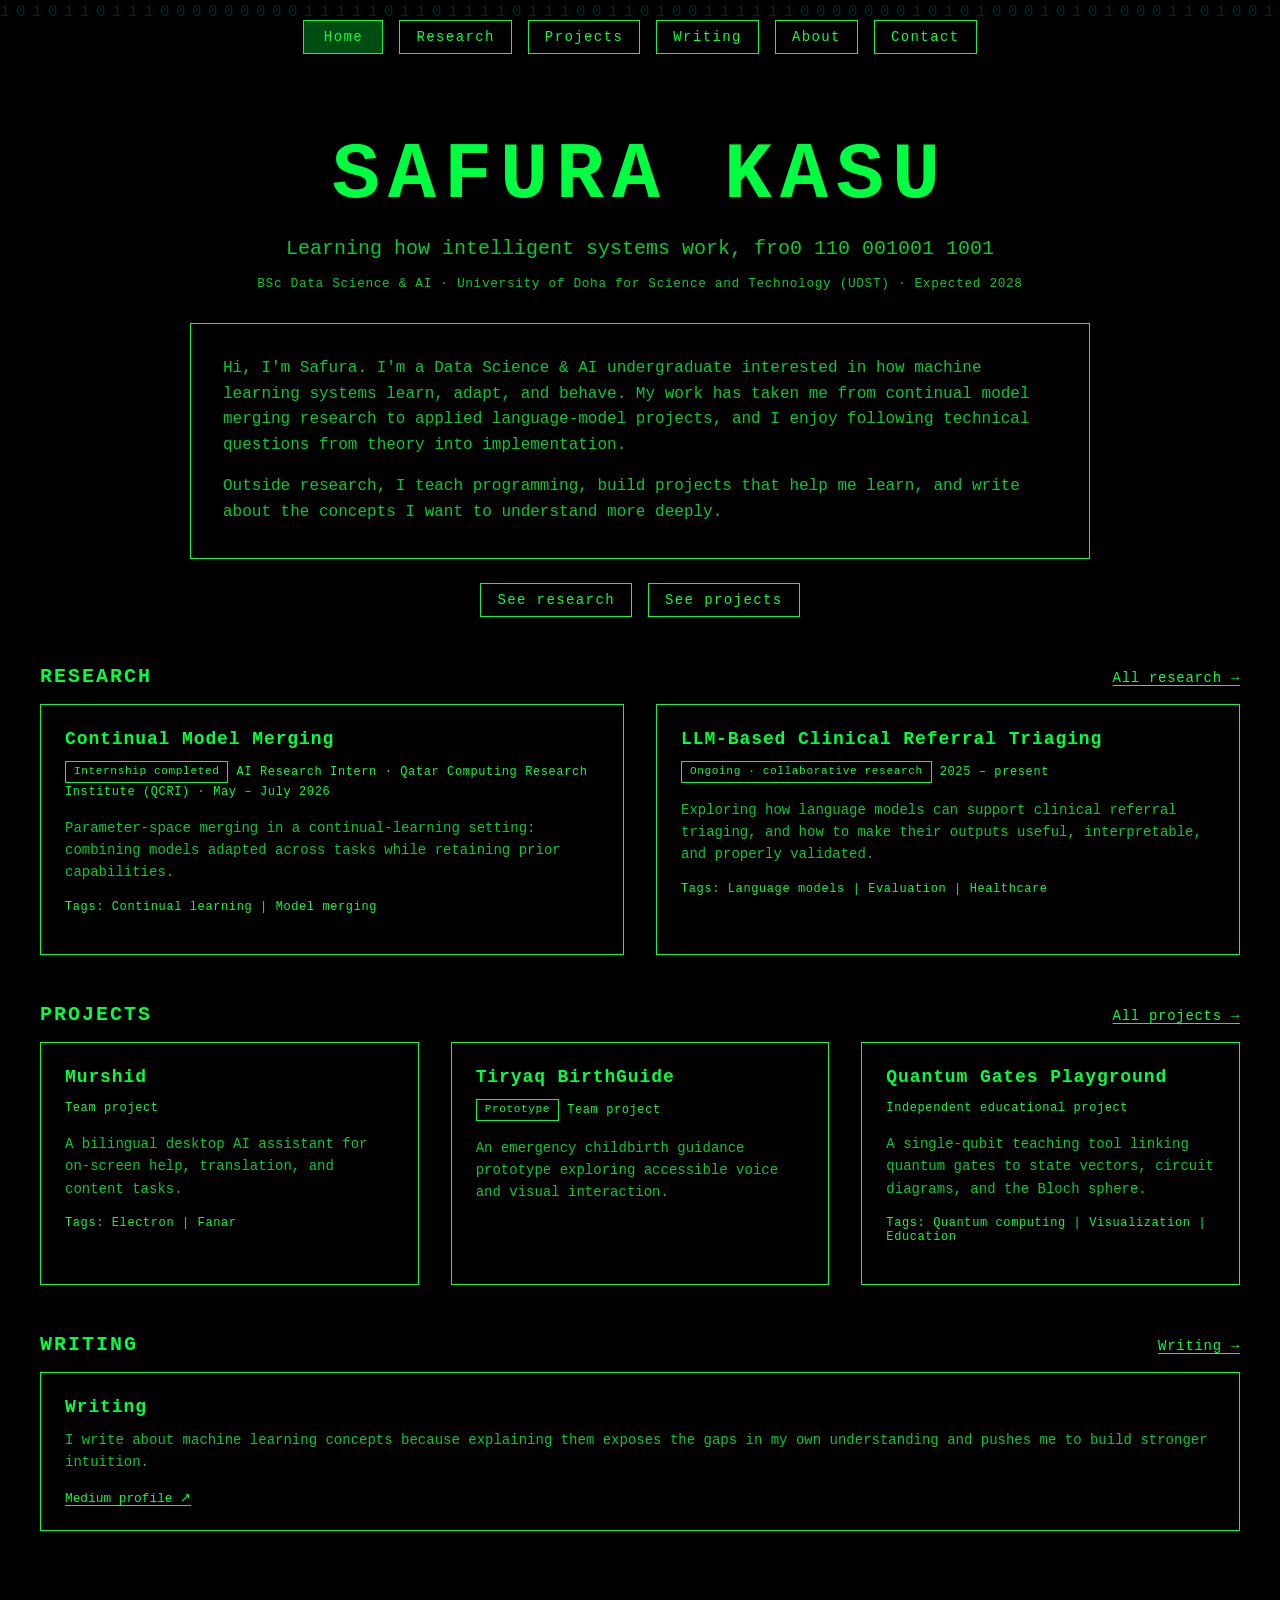
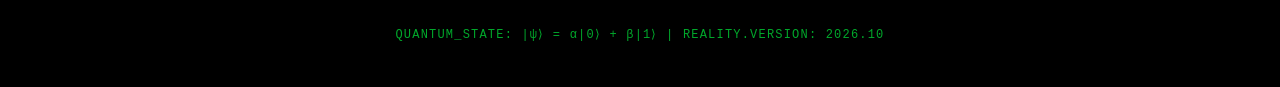
<file: index.html>
<!DOCTYPE html>
<html lang="en">
<head>
    <meta charset="UTF-8">
    <meta name="viewport" content="width=device-width, initial-scale=1.0">
    <title>Safura Kasu | Portfolio</title>
    <meta name="description" content="Safura Kasu is a Data Science & AI undergraduate at UDST working on machine learning research, projects, teaching, and technical writing.">
    <meta name="theme-color" content="#000000">
    <!-- OCR-A Font Import -->
    <link rel="stylesheet" href="https://fonts.cdnfonts.com/css/ocr-a">
    <link rel="stylesheet" href="css/style.css">
</head>
<body>
    <a class="skip-link" href="#main">Skip to content</a>

    <!-- Matrix Rain Canvas (decorative) -->
    <canvas id="matrixCanvas" aria-hidden="true"></canvas>

    <header class="site-header">
        <nav class="nav" aria-label="Primary">
            <ul id="navList"></ul>
        </nav>
    </header>

    <main id="main" class="main-content" tabindex="-1">
        <section id="page-home"     class="content-section" data-route="home"     hidden></section>
        <section id="page-research" class="content-section" data-route="research" hidden></section>
        <section id="page-projects" class="content-section" data-route="projects" hidden></section>
        <section id="page-writing"  class="content-section" data-route="writing"  hidden></section>
        <section id="page-about"    class="content-section" data-route="about"    hidden></section>
        <section id="page-contact"  class="content-section" data-route="contact"  hidden></section>

        <noscript>
            <div class="card">
                <h2>JavaScript required</h2>
                <p>This site renders its content with JavaScript. You can still reach me at
                   <a href="https://github.com/SafuraKasu">GitHub</a> or
                   <a href="https://www.linkedin.com/in/safura-kasu/">LinkedIn</a>.</p>
            </div>
        </noscript>
    </main>

    <footer class="footer">
        <p id="footerText"></p>
    </footer>

    <!-- Classic scripts (not modules) so the page also works when opened straight from disk. -->
    <script src="js/content.js"></script>
    <script src="js/effects.js"></script>
    <script src="js/app.js"></script>
</body>
</html>
</file>
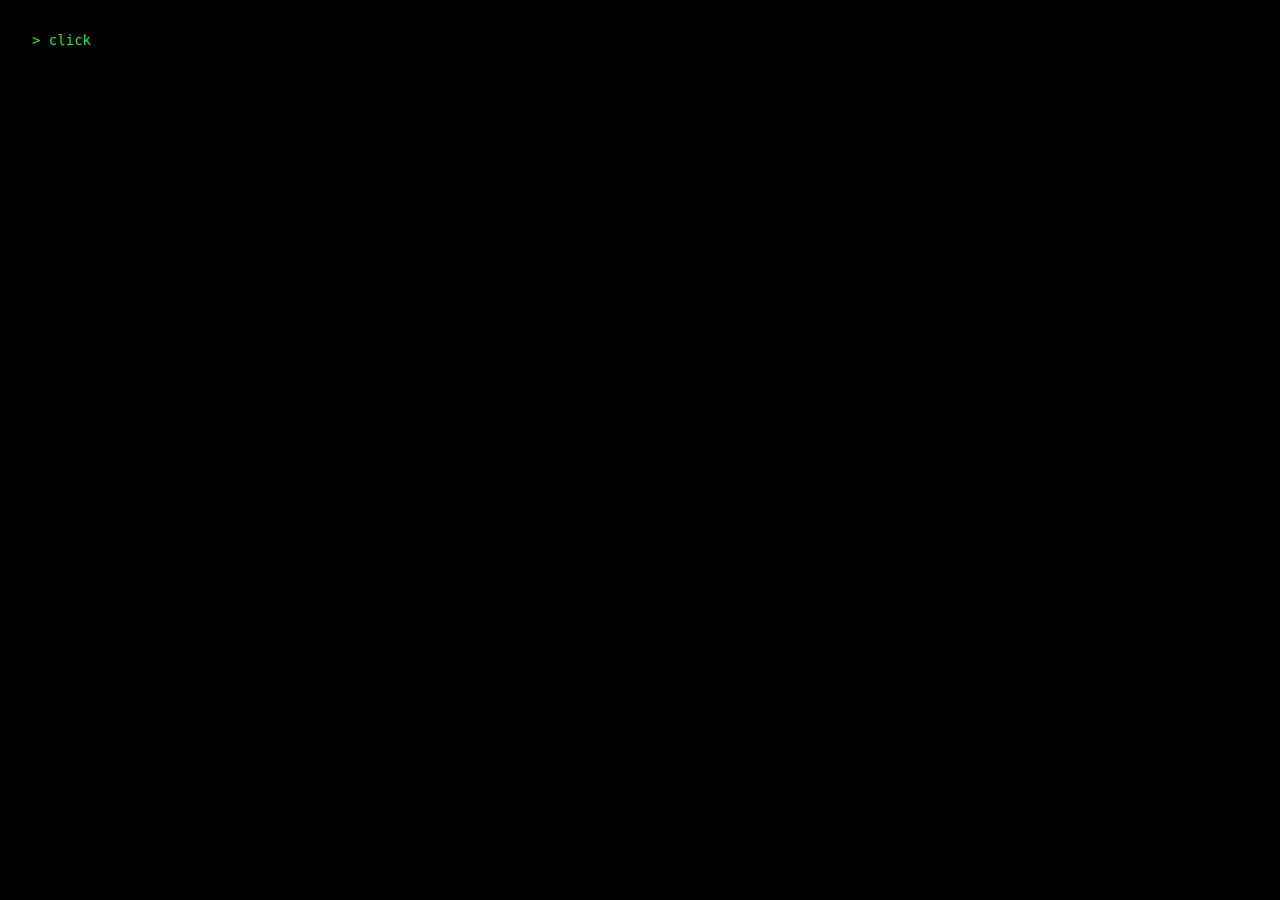
<file: portfolio.html>
<!DOCTYPE html>
<html lang="en">
<head>
    <meta charset="UTF-8">
    <meta name="viewport" content="width=device-width, initial-scale=1.0">
    <title>Safura Kasu Portfolio</title>
    <!-- OCR-A Font Import -->
    <link rel="stylesheet" href="https://fonts.cdnfonts.com/css/ocr-a">
    <style>
        * {
            margin: 0;
            padding: 0;
            box-sizing: border-box;
        }

        body {
            background: #000;
            color: #00ff41;
            font-family: 'OCR A', monospace;
            overflow-x: hidden;
            min-height: 100vh;
        }

        #matrixCanvas {
            position: fixed;
            top: 0;
            left: 0;
            width: 100%;
            height: 100%;
            z-index: 0;
            pointer-events: none;
            opacity: 0; /* Start hidden until boot sequence completes */
            transition: opacity 1s ease;
        }

        #matrixCanvas.visible {
            opacity: 0.8;
        }

        /* Terminal Boot Screen */
        .boot-screen {
            position: fixed;
            top: 0;
            left: 0;
            width: 100%;
            height: 100%;
            z-index: 100;
            background: #000;
            color: #00ff41;
            font-family: 'OCR A', monospace;
            font-size: 0.875rem;
            padding: 2rem;
            cursor: pointer;
            transition: opacity 0.5s ease;
        }

        .boot-screen.hidden {
            opacity: 0;
            pointer-events: none;
        }

        .terminal-prompt {
            position: relative;
        }

        .terminal-line {
            margin-bottom: 0.5rem;
            opacity: 0;
        }

        .terminal-line.typing {
            opacity: 1;
        }

        .terminal-line:nth-child(1) { }
        .terminal-line:nth-child(2) { }

        .cursor-blink {
            animation: blink 1s infinite;
            margin-left: 0px;
        }

        @keyframes blink {
            0%, 50% { opacity: 1; }
            51%, 100% { opacity: 0; }
        }

        /* Nav hidden initially for home page unlock effect */
        .nav {
            position: fixed;
            top: 0;
            left: 0;
            right: 0;
            z-index: 50;
            padding: 1.5rem;
            display: flex;
            justify-content: center;
            gap: 1.5rem;
            flex-wrap: wrap;
            opacity: 0;
            pointer-events: none;
            transition: opacity 1s ease;
        }
        .nav.visible {
            opacity: 1;
            pointer-events: auto;
        }

        .nav-item {
            padding: 0.5rem 1rem;
            border: 1px solid #00ff41;
            background: rgba(0, 0, 0, 0.7);
            backdrop-filter: blur(10px);
            cursor: pointer;
            transition: all 0.3s ease;
            font-size: 0.875rem;
            letter-spacing: 0.1em;
            min-width: 80px;
            text-align: center;
        }
        .nav-item:hover {
            background: rgba(0, 255, 65, 0.2);
            box-shadow: 0 0 20px rgba(0, 255, 65, 0.3);
        }
        .nav-item.active {
            background: rgba(0, 255, 65, 0.3);
        }

        /* Main content hidden at start for home page */
        .main-content {
            position: relative;
            z-index: 10;
            min-height: 100vh;
            display: flex;
            flex-direction: column;
            align-items: center;
            justify-content: center;
            padding: 2rem;
            padding-top: 120px;
            width: 100vw;
            opacity: 0;
            pointer-events: none;
            transition: opacity 1s ease;
        }
        .main-content.visible {
            opacity: 1;
            pointer-events: auto;
        }

        /* Home page styles */
        .hero {
            text-align: center;
            max-width: 900px;
            margin: auto;
        }
        .hero h1 {
            font-size: clamp(2rem, 8vw, 5rem);
            margin-bottom: 1rem;
            letter-spacing: 0.1em;
        }
        .hero .subtitle {
            font-size: clamp(0.875rem, 3vw, 1.25rem);
            margin-bottom: 3rem;
            color: #00cc33;
        }
        .hero .description {
            border: 1px solid #00ff41;
            background: rgba(0, 0, 0, 0.7);
            backdrop-filter: blur(10px);
            padding: 2rem;
            color: #00cc33;
        }

        /* Keep quantum text from "floating out of the box" */
        .hero h1 span, .hero .subtitle span, .hero .description span {
            display: inline-block;
            white-space: pre;
        }

        /* Other pages styles */
        .content-section {
            display: none;
            max-width: 1200px;
            width: 100%;
            margin: 0 auto;
        }
        .content-section.active {
            display: block;
        }
        .section-title {
            font-size: clamp(1.5rem, 5vw, 2.5rem);
            text-align: center;
            margin-bottom: 2rem;
            letter-spacing: 0.1em;
        }
        .grid {
            display: grid;
            gap: 2rem;
        }
        .grid-2 {
            grid-template-columns: repeat(auto-fit, minmax(300px, 1fr));
        }
        .grid-3 {
            grid-template-columns: repeat(auto-fit, minmax(280px, 1fr));
        }
        .card {
            border: 1px solid #00ff41;
            background: rgba(0, 0, 0, 0.8);
            backdrop-filter: blur(10px);
            padding: 1.5rem;
            transition: all 0.3s ease;
            position: relative;
            overflow: hidden;
        }
        .card:hover {
            background: rgba(0, 0, 0, 0.9);
            box-shadow: 0 10px 30px rgba(0, 255, 65, 0.2);
            transform: translateY(-5px);
        }
        .card h3 {
            color: #00ff41;
            font-size: 1.125rem;
            margin-bottom: 1rem;
            letter-spacing: 0.05em;
        }
        .card p {
            color: #00cc33;
            font-size: 0.875rem;
            line-height: 1.5;
            margin-bottom: 1rem;
        }
        .card .tech {
            color: #00ff41;
            font-size: 0.75rem;
            letter-spacing: 0.05em;
        }

        .footer {
            position: fixed;
            bottom: 0;
            left: 0;
            right: 0;
            z-index: 40;
            padding: 1rem;
            text-align: center;
            font-size: 0.75rem;
            color: #006600;
            letter-spacing: 0.1em;
        }

        .contact-info {
            border: 1px solid #00ff41;
            background: rgba(0, 0, 0, 0.8);
            backdrop-filter: blur(10px);
            padding: 2rem;
            max-width: 500px;
            margin: 0 auto;
            text-align: center;
        }
        .contact-info h2 {
            font-size: 2rem;
            margin-bottom: 2rem;
            letter-spacing: 0.1em;
        }
        .contact-info p {
            margin-bottom: 1rem;
            color: #00cc33;
        }
        .contact-links {
            border-top: 1px solid #00ff41;
            margin-top: 1.5rem;
            padding-top: 1.5rem;
        }

        .binary {
            /* keep a gentle flicker only for the intro text spans (not background) */
            animation: flicker 0.5s infinite;
            font-family: 'OCR A', monospace !important;
            font-size: 1em;
            letter-spacing: 0.05em;
        }
        @keyframes flicker {
            0%, 50% { opacity: 1; }
            51%, 100% { opacity: 0.7; }
        }

        .research-section {
            max-width: 800px;
            margin: 0 auto;
        }

        @media (max-width: 768px) {
            .main-content {
                padding: 1rem;
                padding-top: 100px;
            }
            .hero {
                padding: 0;
            }
            .nav {
                padding: 1rem;
                gap: 0.5rem;
            }
            .nav-item {
                padding: 0.5rem;
                font-size: 0.75rem;
                min-width: 60px;
            }
            .hero .description {
                padding: 1.5rem;
                font-size: 0.875rem;
            }
            .boot-screen {
                font-size: 0.75rem;
                padding: 1rem;
            }
        }
    </style>
</head>
<body>
    <!-- Boot Screen -->
    <div class="boot-screen" id="bootScreen">
        <div class="terminal-prompt">
            <div class="terminal-line" id="terminalLine1"></div>
            <div class="terminal-line" id="terminalLine2"></div>
        </div>
    </div>

    <!-- Matrix Rain Canvas -->
    <canvas id="matrixCanvas"></canvas>

    <!-- Navigation (hidden at first) -->
    <nav class="nav">
        <div class="nav-item active" data-section="home">Home</div>
        <div class="nav-item" data-section="about">About</div>
        <div class="nav-item" data-section="projects">Projects</div>
        <div class="nav-item" data-section="research">Research</div>
        <div class="nav-item" data-section="contact">Contact</div>
    </nav>

    <!-- Main Content (hidden at first) -->
    <main class="main-content">
        <!-- Home Section -->
        <div id="home" class="content-section active">
            <div class="hero">
                <h1 id="mainName">SAFURA KASU</h1>
                <p id="subtitle" class="subtitle">Quantum Computing • Artificial Intelligence • Data Science</p>
                <div class="description">
                    <p id="description">
                        Motivated BSc student in Data Science and AI with 4.0 cGPA, seeking to apply quantum algorithms and machine learning to solve real-world challenges through innovative, data-driven solutions.
                    </p>
                </div>
            </div>
        </div>

        <!-- About Section -->
        <div id="about" class="content-section">
            <h2 class="section-title">ABOUT.EXE</h2>
            <div class="grid grid-2">
                <div class="card">
                    <h3>QUANTUM_PROFILE.DAT</h3>
                    <div>
                        <p>► BSc Data Science & AI Student at UDST Qatar</p>
                        <p>► Perfect 4.0 cGPA academic excellence</p>
                        <p>► Quantum computing researcher & Qiskit developer</p>
                        <p>► NASA-affiliated astronomical data analyst</p>
                        <p>► Youth Ambassador for career & wellness programs</p>
                    </div>
                </div>
                <div class="card">
                    <h3>SKILLS.QBT</h3>
                    <div>
                        <p>► Python | Java | SQL | HTML/CSS</p>
                        <p>► Qiskit | Pandas | NumPy | Matplotlib</p>
                        <p>► Scikit-Learn | Streamlit | MongoDB</p>
                        <p>► GitHub | Jupyter | Kaggle | VS Code</p>
                        <p>► IELTS: 8.5/9.0 English Proficiency</p>
                    </div>
                </div>
            </div>
            <div class="grid" style="margin-top: 2rem;">
                <div class="card">
                    <h3>EDUCATION.EDU</h3>
                    <div>
                        <p><strong>University of Doha for Science and Technology</strong> | 2024 - 2027</p>
                        <p>BSc Data Science and Artificial Intelligence | cGPA: 4.00/4.00</p>
                        <p style="margin-top: 1rem;"><strong>M.E.S. Indian School, Qatar</strong> | Graduated 2023</p>
                        <p>High School Diploma with Excellence</p>
                    </div>
                </div>
            </div>
        </div>

        <!-- Projects Section -->
        <div id="projects" class="content-section">
            <h2 class="section-title">PROJECTS.QSM</h2>
            <div class="grid grid-3">
                <div class="card">
                    <h3>Anomaly Detector for CSV</h3>
                    <p>Streamlit web application for identifying anomalies in CSV datasets with multiple detection methods for outliers and missing data. Includes column-level heuristics with contextual suggestions.</p>
                    <div class="tech">Tech: Streamlit, Python, Pandas</div>
                </div>
                <div class="card">
                    <h3>Quantum IDE for Beginners</h3>
                    <p>Educational web app helping beginners learn quantum computing basics through interactive interface. Features live circuit visualization and Bloch sphere representations.</p>
                    <div class="tech">Tech: Streamlit, Qiskit, Python</div>
                </div>
                <div class="card">
                    <h3>NASA Astronomical Analysis</h3>
                    <p>Analyzed astronomical data for near-earth object detection as part of NASA Affiliated International Astronomical Search Collaboration, emphasizing precision and problem-solving.</p>
                    <div class="tech">Tech: Python, Data Analysis, Astronomy</div>
                </div>
                <div class="card">
                    <h3>Qatar Tech Innovation</h3>
                    <p>Competed in Qatar Technological Innovation Program, achieving top 15 placement among 150+ participating teams with innovative tech solution.</p>
                    <div class="tech">Tech: Innovation, Problem-Solving</div>
                </div>
                <div class="card">
                    <h3>Youth Wellness Research</h3>
                    <p>Led research on youth career choices and emotional wellness trends as Youth Ambassador for Lifology, creating comprehensive reports and outreach campaigns.</p>
                    <div class="tech">Tech: Research, Data Analysis, Reporting</div>
                </div>
                <div class="card">
                    <h3>Freelance Data Projects</h3>
                    <p>Developing portfolio of data analysis and machine learning projects on Fiverr, building hands-on experience through client-focused data solutions.</p>
                    <div class="tech">Tech: ML, Data Analysis, Client Work</div>
                </div>
            </div>
        </div>

        <!-- Research Section -->
        <div id="research" class="content-section">
            <h2 class="section-title">RESEARCH.QPY</h2>
            <div class="research-section">
                <div class="grid">
                    <div class="card">
                        <h3>Quantum Entanglement & Hawking Radiation</h3>
                        <p>Currently investigating quantum entanglement in relation to Hawking radiation and black holes. Synthesizing complex theoretical insights into accessible reports with expert feedback.</p>
                        <div class="tech">Status: In Progress | Focus: Quantum Physics & Black Holes</div>
                    </div>
                    <div class="card">
                        <h3>NASA Astronomical Search Collaboration</h3>
                        <p>Participated in NASA Affiliated International Astronomical Search Collaboration (2021), analyzing astronomical data for near-earth object detection with emphasis on precision and advanced problem-solving.</p>
                        <div class="tech">Status: Completed 2021 | Collaboration: NASA Affiliated Program</div>
                    </div>
                    <div class="card">
                        <h3>Qiskit Global Summer School 2025</h3>
                        <p>Selected for IBM's prestigious quantum computing training program for quantum computing beginners, advancing knowledge in quantum algorithms, circuits, and applications.</p>
                        <div class="tech">Status: 2025 Participant | Institution: IBM Quantum Education</div>
                    </div>
                    <div class="card">
                        <h3>WOMANIUM & WISER Program</h3>
                        <p>Participating in program aimed at solving real-world problems through PDEs and quantum computing applications, focusing on practical quantum solutions.</p>
                        <div class="tech">Status: Active Participant | Focus: Quantum Applications</div>
                    </div>
                </div>
            </div>
        </div>

        <!-- Contact Section -->
        <div id="contact" class="content-section">
            <div class="contact-info">
                <h2>CONTACT.NET</h2>
                <p style="font-size: 1.125rem; margin-bottom: 2rem;">Ready to collapse the wavefunction of collaboration?</p>
                <div style="display: grid; gap: 1rem;">
                    <p>📧 safurakasu [at] gmail.com</p>
                    <p>🔗 https://www.linkedin.com/in/safura-kasu-544b50281/</p>
                    <p>💻 https://github.com/SafuraKasu</p>
                    <p>🎓 University of Doha for Science & Technology</p>
                    <p>🌍 Doha, Qatar</p>
                </div>
                <div class="contact-links">
                    <p style="font-size: 0.75rem; color: #00ff41;">
                        "In the quantum realm, every interaction creates infinite possibilities."
                    </p>
                </div>
            </div>
        </div>
    </main>

    <!-- Footer -->
    <footer class="footer">
        <p>QUANTUM_STATE: |ψ⟩ = α|0⟩ + β|1⟩ | REALITY.VERSION: 2025.8.18</p>
    </footer>

    <script>
        // =========================
        // Matrix Rain (with live glow on hover - FIXED)
        // =========================
        const canvas = document.getElementById('matrixCanvas');
        const ctx = canvas.getContext('2d');

        function resizeCanvas() {
            canvas.width = window.innerWidth;
            canvas.height = window.innerHeight;
        }
        resizeCanvas();
        window.addEventListener('resize', () => {
            resizeCanvas();
            columns = Math.ceil(canvas.width / fontSize) - 1;
            drops = Array(columns).fill(1);
            glowIntensity = Array(columns).fill(0);
        });

        const chars = '01';
        const fontSize = 16;
        let columns = Math.floor(canvas.width / fontSize);
        let drops = Array(columns).fill(1);

        // live cursor position
        let mouseX = -10000, mouseY = -10000;
        document.addEventListener("mousemove", (e) => {
            mouseX = e.clientX;
            mouseY = e.clientY;
        });

        // Per-column glow memory for a smooth trail (no harsh flicker)
        let glowIntensity = Array(columns).fill(0);

        function draw() {
            // subtle motion blur for trails (low alpha)
            ctx.fillStyle = 'rgba(0, 0, 0, 0.07)';
            ctx.fillRect(0, 0, canvas.width, canvas.height);

            // use a consistent base font
            ctx.font = fontSize + "px 'OCR A', monospace";

            for (let i = 0; i < drops.length; i++) {
                const text = chars[Math.floor(Math.random() * chars.length)];
                const x = i * fontSize;
                const y = drops[i] * fontSize;

                // FIXED: Ensure x and y are within canvas bounds before distance calculation
                if (x >= 0 && x <= canvas.width && y >= 0 && y <= canvas.height) {
                    // distance to cursor
                    const dx = x - mouseX;
                    const dy = y - mouseY;
                    const dist = Math.sqrt(dx * dx + dy * dy);

                    // boost glow when cursor is near this glyph
                    const radius = 100;
                    if (dist < radius) {
                        const localBoost = 0.5 * (1 - dist / radius); // 0..0.5
                        glowIntensity[i] = Math.min(1, glowIntensity[i] + localBoost);
                    }
                }

                // natural fade of glow (prevents constant flicker)
                glowIntensity[i] = Math.max(0, glowIntensity[i] - 0.03);

                // FIXED: Clamp glow intensity and add bounds checking
                const clampedGlow = Math.max(0, Math.min(1, glowIntensity[i]));
                
                // color mapping based on intensity (no size change)
                const baseGreen = 0x33; // 51
                const extraGreen = Math.floor(clampedGlow * 170); // up to +170
                const g = Math.min(255, Math.max(0, baseGreen + extraGreen)); // Double clamp for safety
                ctx.fillStyle = `rgb(0, ${g}, ${baseGreen})`;

                // subtle shadow only when glowing
                if (clampedGlow > 0.1) {
                    ctx.shadowColor = `rgba(0, 255, 100, ${clampedGlow * 0.7})`;
                    ctx.shadowBlur = Math.max(0, Math.min(20, 12 * clampedGlow)); // Clamp blur value
                } else {
                    ctx.shadowBlur = 0;
                    ctx.shadowColor = 'transparent';
                }

                ctx.fillText(text, x, y);

                // reset drop randomly at bottom
                if (y > canvas.height && Math.random() > 0.985) {
                    drops[i] = 0;
                }
                drops[i]++;
            }
            
            // Reset shadow after each frame to prevent accumulation
            ctx.shadowBlur = 0;
            ctx.shadowColor = 'transparent';
        }

        let matrixInterval;

        // =========================
        // Boot Sequence & Matrix Initialization
        // =========================
        const bootScreen = document.getElementById('bootScreen');
        const nav = document.querySelector(".nav");
        const main = document.querySelector(".main-content");
        let introPlayed = false;

        // Terminal typewriter effect
        function typeText(element, text, speed = 80, callback) {
            element.classList.add('typing');
            let i = 0;
            const timer = setInterval(() => {
                if (i < text.length) {
                    element.textContent += text.charAt(i);
                    i++;
                } else {
                    clearInterval(timer);
                    if (callback) callback();
                }
            }, speed);
        }

        // Start boot sequence immediately
        window.addEventListener('load', () => {
            const line1 = document.getElementById('terminalLine1');
            const line2 = document.getElementById('terminalLine2');
            
            // Type first line
            setTimeout(() => {
                typeText(line1, '> click anywhere to collapse superposition to reality.', 60, () => {
                    // Type second line after first is complete
                    setTimeout(() => {
                        typeText(line2, '> awaiting user input...', 60, () => {
                            // Add blinking cursor after typing is complete
                            const cursor = document.createElement('span');
                            cursor.className = 'cursor-blink';
                            cursor.textContent = '█';
                            line2.appendChild(cursor);
                        });
                    }, 300);
                });
            }, 500);
        });

        // Boot screen click handler
        bootScreen.addEventListener("click", () => {
            if (!introPlayed) {
                introPlayed = true;
                
                // Hide boot screen
                bootScreen.classList.add("hidden");
                
                // Show matrix rain and other elements
                setTimeout(() => {
                    canvas.classList.add("visible");
                    nav.classList.add("visible");
                    main.classList.add("visible");
                    
                    // Start matrix animation
                    matrixInterval = setInterval(draw, 60);
                    
                    // Start quantum text effects
                    setTimeout(() => {
                        createQuantumText(document.getElementById('mainName'), 'SAFURA KASU', 200);
                        createQuantumText(document.getElementById('subtitle'), 'Quantum Computing • Artificial Intelligence • Data Science', 800);
                        createQuantumText(document.getElementById('description'), 'Motivated BSc student in Data Science and AI with 4.0 cGPA, seeking to apply quantum algorithms and machine learning to solve real-world challenges through innovative, data-driven solutions.', 1400);
                    }, 300);
                }, 500);
            }
        });

        // =========================
        // Quantum Text Effect (intro reveal)
        // =========================
        function createQuantumText(element, finalText, delay = 0) {
            const originalText = finalText;
            element.innerHTML = '';

            // Create binary spans (kept lightweight; not tied to background)
            for (let i = 0; i < originalText.length; i++) {
                const span = document.createElement('span');
                span.className = 'binary';
                span.textContent = Math.random() > 0.5 ? '1' : '0';
                element.appendChild(span);
            }

            // Flicker effect on the text only
            const flickerInterval = setInterval(() => {
                const spans = element.querySelectorAll('.binary');
                spans.forEach(span => {
                    if (span.className === 'binary') {
                        span.textContent = Math.random() > 0.5 ? '1' : '0';
                    }
                });
            }, 100);

            // Collapse to real text after delay
            setTimeout(() => {
                clearInterval(flickerInterval);
                let index = 0;

                const revealInterval = setInterval(() => {
                    if (index < originalText.length) {
                        const span = element.children[index];
                        if (span) {
                            span.textContent = originalText[index];
                            span.className = '';
                        }
                        index++;
                    } else {
                        clearInterval(revealInterval);
                    }
                }, 80);
            }, delay);
        }

        // =========================
        // Navigation System
        // =========================
        const navItems = document.querySelectorAll('.nav-item');
        const sections = document.querySelectorAll('.content-section');

        // Store original nav text
        const originalNavTexts = {};
        navItems.forEach(item => {
            originalNavTexts[item.getAttribute('data-section')] = item.textContent;
        });

        // Subtle "superposition" effect for nav labels (only after intro)
        function createSuperpositionEffect(element, originalText) {
            element.innerHTML = '';
            for (let i = 0; i < originalText.length; i++) {
                const span = document.createElement('span');
                span.textContent = originalText[i];
                span.style.opacity = '0.3';
                span.style.transition = 'opacity 0.3s ease';
                element.appendChild(span);
            }
        }

        navItems.forEach(item => {
            const sectionKey = item.getAttribute('data-section');
            const originalText = originalNavTexts[sectionKey];

            // Initialize non-active items with superposition effect when intro is ready
            const makeInactiveLook = () => {
                if (!item.classList.contains('active') && introPlayed) {
                    createSuperpositionEffect(item, originalText);
                }
            };

            item.addEventListener('mouseenter', () => {
                if (!item.classList.contains('active') && introPlayed) {
                    const spans = item.querySelectorAll('span');
                    spans.forEach(span => span.style.opacity = '1');
                }
            });

            item.addEventListener('mouseleave', () => {
                if (!item.classList.contains('active') && introPlayed) {
                    const spans = item.querySelectorAll('span');
                    spans.forEach(span => span.style.opacity = '0.3');
                }
            });

            item.addEventListener('click', () => {
                if (!introPlayed) return;

                // Update active nav
                navItems.forEach(n => {
                    n.classList.remove('active');
                    const k = n.getAttribute('data-section');
                    createSuperpositionEffect(n, originalNavTexts[k]);
                });
                item.classList.add('active');
                // fun collapse for the clicked item
                createQuantumText(item, originalText, 0);

                // Update sections
                sections.forEach(sec => sec.classList.remove('active'));
                document.getElementById(sectionKey).classList.add('active');

                // Re-trigger home quantum effect when returning
                if (sectionKey === 'home') {
                    setTimeout(() => {
                        createQuantumText(document.getElementById('mainName'), 'SAFURA KASU', 200);
                        createQuantumText(document.getElementById('subtitle'), 'Quantum Computing • Artificial Intelligence • Data Science', 800);
                        createQuantumText(document.getElementById('description'), 'Motivated BSc student in Data Science and AI with 4.0 cGPA, seeking to apply quantum algorithms and machine learning to solve real-world challenges through innovative, data-driven solutions.', 1400);
                    }, 300);
                }
            });
        });

        // After intro appears, render the superposition effect on the rest
        const navInitInterval = setInterval(() => {
            if (introPlayed) {
                navItems.forEach(item => {
                    if (!item.classList.contains('active')) {
                        const sectionKey = item.getAttribute('data-section');
                        createSuperpositionEffect(item, originalNavTexts[sectionKey]);
                    }
                });
                clearInterval(navInitInterval);
            }
        }, 200);
    </script>
</body>
</html>
</file>
<file: css/style.css>
:root {
    --green: #00ff41;
    --green-dim: #00cc33;
    --green-faint: #00a82b; /* footer / quiet text; keeps readable contrast on black */
    --panel: rgba(0, 0, 0, 0.8);
}

* {
    margin: 0;
    padding: 0;
    box-sizing: border-box;
}

body {
    background: #000;
    color: var(--green);
    font-family: 'OCR A', monospace;
    overflow-x: hidden;
    min-height: 100vh;
    display: flex;
    flex-direction: column;
}

a {
    color: var(--green);
    text-underline-offset: 3px;
}
a:hover { text-shadow: 0 0 10px rgba(0, 255, 65, 0.6); }

:focus-visible {
    outline: 2px solid var(--green);
    outline-offset: 3px;
    box-shadow: 0 0 14px rgba(0, 255, 65, 0.5);
}
main:focus, h1:focus, h2:focus { outline: none; box-shadow: none; }

.skip-link {
    position: absolute;
    left: 1rem;
    top: -4rem;
    z-index: 200;
    padding: 0.5rem 1rem;
    background: #000;
    border: 1px solid var(--green);
}
.skip-link:focus { top: 1rem; }

.sr-only {
    position: absolute;
    width: 1px;
    height: 1px;
    overflow: hidden;
    clip: rect(0, 0, 0, 0);
    white-space: nowrap;
}

#matrixCanvas {
    position: fixed;
    top: 0;
    left: 0;
    width: 100%;
    height: 100%;
    z-index: 0;
    pointer-events: none;
    opacity: 0.8;
}

/* Navigation: always visible, sticky so it never covers content */
.site-header {
    position: sticky;
    top: 0;
    z-index: 50;
}
.nav ul {
    list-style: none;
    padding: 1.25rem 1.5rem;
    display: flex;
    justify-content: center;
    gap: 1rem;
    flex-wrap: wrap;
}
.nav a,
.nav-btn {
    display: block;
    padding: 0.5rem 1rem;
    border: 1px solid var(--green);
    background: rgba(0, 0, 0, 0.85);
    backdrop-filter: blur(10px);
    transition: all 0.3s ease;
    font-size: 0.875rem;
    letter-spacing: 0.1em;
    min-width: 80px;
    text-align: center;
    text-decoration: none;
}
.nav a:hover,
.nav-btn:hover {
    background: rgba(0, 255, 65, 0.2);
    box-shadow: 0 0 20px rgba(0, 255, 65, 0.3);
}
.nav a[aria-current="page"] {
    background: rgba(0, 255, 65, 0.3);
}

.main-content {
    position: relative;
    z-index: 10;
    flex: 1;
    display: flex;
    flex-direction: column;
    align-items: center;
    padding: 2rem;
    width: 100%;
}

.content-section {
    max-width: 1200px;
    width: 100%;
    margin: 0 auto;
}
.content-section[hidden] { display: none; }

/* Home */
.hero {
    text-align: center;
    max-width: 900px;
    margin: 1.5rem auto 3rem;
}
.hero h1 {
    font-size: clamp(2rem, 8vw, 5rem);
    margin-bottom: 1rem;
    letter-spacing: 0.1em;
}
.hero .subtitle {
    font-size: clamp(0.875rem, 3vw, 1.25rem);
    margin-bottom: 1rem;
    color: var(--green-dim);
}
.hero .hero-meta {
    font-size: 0.8rem;
    letter-spacing: 0.05em;
    margin-bottom: 2rem;
    color: var(--green-dim);
}
.hero .description {
    border: 1px solid var(--green);
    background: rgba(0, 0, 0, 0.7);
    backdrop-filter: blur(10px);
    padding: 2rem;
    color: var(--green-dim);
    line-height: 1.6;
    text-align: left;
}
.hero .description p + p { margin-top: 1rem; }
.hero-actions {
    display: flex;
    gap: 1rem;
    justify-content: center;
    flex-wrap: wrap;
    margin-top: 1.5rem;
}

.fx { white-space: pre-wrap; }

.preview-block { margin-bottom: 3rem; }
.preview-head {
    display: flex;
    justify-content: space-between;
    align-items: baseline;
    gap: 1rem;
    margin-bottom: 1rem;
    flex-wrap: wrap;
}
.preview-head h2 {
    font-size: 1.25rem;
    letter-spacing: 0.1em;
}
.more-link { font-size: 0.875rem; letter-spacing: 0.05em; }

/* Pages */
.section-title {
    font-size: clamp(1.5rem, 5vw, 2.5rem);
    text-align: center;
    margin-bottom: 1rem;
    letter-spacing: 0.1em;
}
.section-intro {
    text-align: center;
    color: var(--green-dim);
    max-width: 700px;
    margin: 0 auto 2rem;
    line-height: 1.6;
    font-size: 0.9rem;
}
.grid {
    display: grid;
    gap: 2rem;
}
.grid-2 { grid-template-columns: repeat(auto-fit, minmax(min(100%, 300px), 1fr)); }
.grid-3 { grid-template-columns: repeat(auto-fit, minmax(min(100%, 280px), 1fr)); }
.grid + .grid { margin-top: 2rem; }

.card {
    border: 1px solid var(--green);
    background: var(--panel);
    backdrop-filter: blur(10px);
    padding: 1.5rem;
    transition: all 0.3s ease;
    position: relative;
    overflow: hidden;
}
.card:hover {
    background: rgba(0, 0, 0, 0.9);
    box-shadow: 0 10px 30px rgba(0, 255, 65, 0.2);
    transform: translateY(-5px);
}
.card h2, .card h3 {
    color: var(--green);
    font-size: 1.125rem;
    margin-bottom: 0.75rem;
    letter-spacing: 0.05em;
}
.card p {
    color: var(--green-dim);
    font-size: 0.875rem;
    line-height: 1.6;
    margin-bottom: 1rem;
}
.card .meta {
    color: var(--green);
    font-size: 0.75rem;
    letter-spacing: 0.05em;
    margin-bottom: 1rem;
    line-height: 1.5;
}
.card .tech { color: var(--green); font-size: 0.75rem; letter-spacing: 0.05em; margin-bottom: 1rem; }
.card .note {
    border-left: 2px solid var(--green);
    padding-left: 0.75rem;
    font-size: 0.8rem;
}
.badge {
    display: inline-block;
    border: 1px solid var(--green);
    padding: 0.1rem 0.5rem;
    font-size: 0.7rem;
    letter-spacing: 0.05em;
    margin-right: 0.5rem;
}
.card-links { display: flex; gap: 1rem; flex-wrap: wrap; font-size: 0.8rem; }
.card ul.plain { list-style: none; }
.card ul.plain li { color: var(--green-dim); font-size: 0.875rem; line-height: 1.6; margin-bottom: 0.75rem; }
.card ul.plain li::before { content: "► "; color: var(--green); }
.card ul.plain strong { color: var(--green); font-weight: normal; }

/* Media: only rendered when files exist (or ?slots is in the URL) */
.media { display: grid; gap: 1rem; margin-bottom: 1rem; }
.media figure { border: 1px solid var(--green); }
.media img, .media video { display: block; width: 100%; height: auto; }
.media figcaption { padding: 0.5rem 0.75rem; font-size: 0.75rem; color: var(--green-dim); }
.media-slot {
    border: 1px dashed var(--green-dim);
    padding: 1rem;
    font-size: 0.75rem;
    color: var(--green-dim);
    text-align: center;
    min-height: 90px;
    display: flex;
    align-items: center;
    justify-content: center;
}
.hero .media { margin: 0 auto 1.5rem; max-width: 420px; }

.contact-info {
    border: 1px solid var(--green);
    background: var(--panel);
    backdrop-filter: blur(10px);
    padding: 2rem;
    max-width: 560px;
    margin: 0 auto;
    text-align: center;
}
.contact-info p { margin-bottom: 1rem; color: var(--green-dim); }
.contact-list { list-style: none; display: grid; gap: 1rem; }
.contact-list li { overflow-wrap: anywhere; }

.footer {
    position: relative;
    z-index: 40;
    padding: 1rem;
    text-align: center;
    font-size: 0.75rem;
    color: var(--green-faint);
    letter-spacing: 0.1em;
}

@media (max-width: 768px) {
    .main-content { padding: 1rem; }
    .nav ul { padding: 0.75rem; gap: 0.5rem; }
    .nav a { padding: 0.5rem; font-size: 0.75rem; min-width: 60px; }
    .hero .description { padding: 1.5rem; font-size: 0.875rem; }
}

@media (prefers-reduced-motion: reduce) {
    *, *::before, *::after {
        transition: none !important;
        animation: none !important;
    }
    .card:hover { transform: none; }
}
</file>
